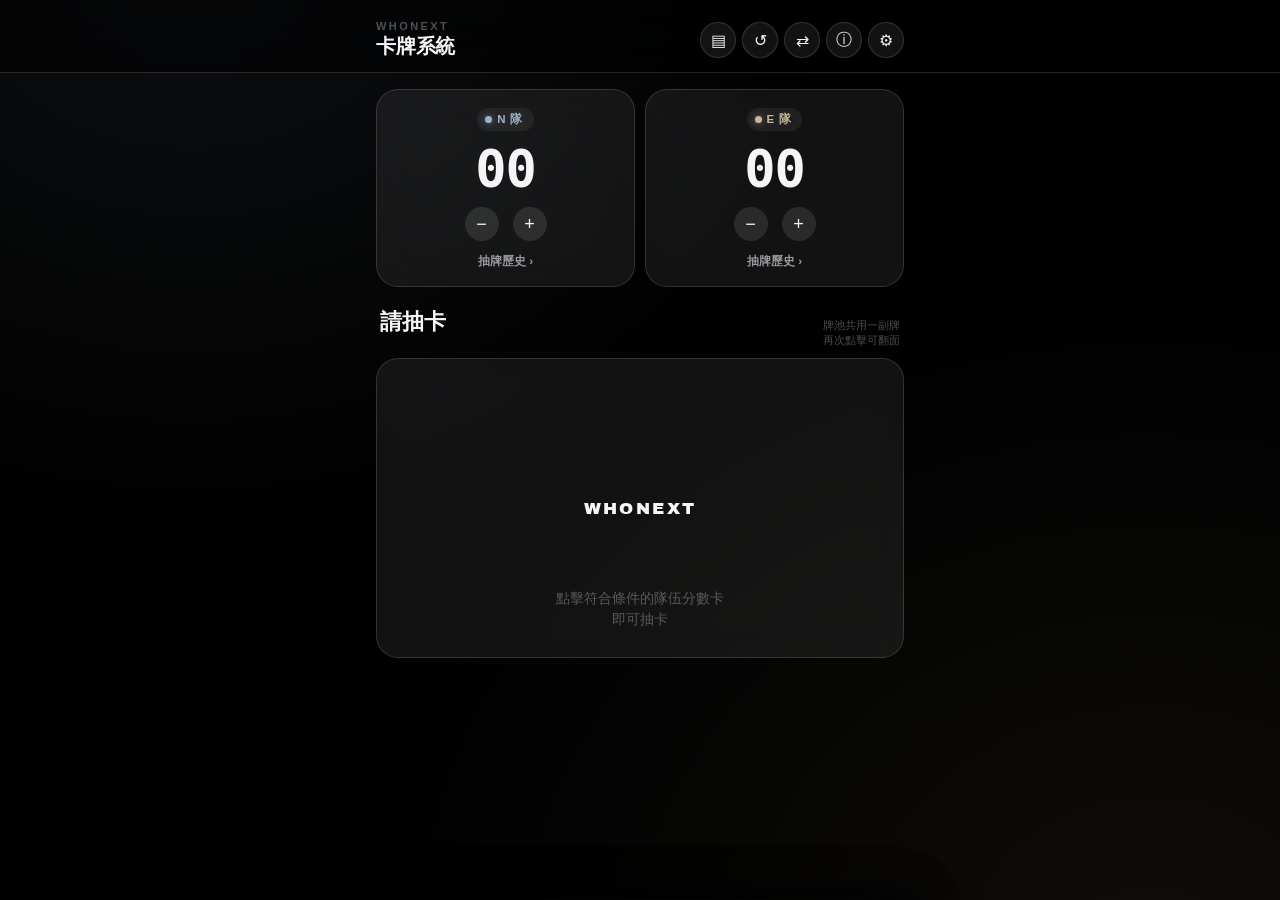
<file: index.html>
<!DOCTYPE html>
<html lang="zh-Hant">
<head>
<meta charset="UTF-8">
<meta name="viewport" content="width=device-width, initial-scale=1.0, viewport-fit=cover">
<title>WHONEXT x 卡牌系統</title>
<link rel="preconnect" href="https://fonts.googleapis.com">
<link href="https://fonts.googleapis.com/css2?family=Archivo+Black&display=swap" rel="stylesheet">
<style>
  :root{
    --n-accent:#9FB3C8; --n-glow:rgba(159,179,200,0.5);
    --e-accent:#C9B79B; --e-glow:rgba(201,183,155,0.5);
    --x-accent:#B9B9BD; --x-glow:rgba(185,185,189,0.5);
    --t-accent:#E9E9E4; --t-glow:rgba(233,233,228,0.5);

    --bg:#000000;
    --card:rgba(255,255,255,0.07);
    --card-strong:rgba(255,255,255,0.13);
    --line:rgba(255,255,255,0.14);
    --label:#F5F5F7;
    --secondary:rgba(235,235,245,0.62);
    --tertiary:rgba(235,235,245,0.32);

    --sf: -apple-system, BlinkMacSystemFont, "PingFang TC", "SF Pro Display", "SF Pro Text", "Helvetica Neue", sans-serif;
    --sf-mono: ui-monospace, "SF Mono", "JetBrains Mono", Menlo, monospace;
  }

  *{ box-sizing:border-box; -webkit-tap-highlight-color:transparent; }
  html,body{ margin:0; padding:0; }
  body{
    background:
      radial-gradient(ellipse at 15% -10%, rgba(159,179,200,0.09), transparent 45%),
      radial-gradient(ellipse at 90% 105%, rgba(201,183,155,0.07), transparent 50%),
      var(--bg);
    color: var(--label);
    font-family: var(--sf);
    min-height:100vh;
    -webkit-font-smoothing:antialiased;
    padding-bottom: max(20px, env(safe-area-inset-bottom));
  }
  button{ font-family:inherit; cursor:pointer; border:none; background:none; color:inherit; }

  .glass{
    background: var(--card);
    backdrop-filter: blur(20px) saturate(160%);
    -webkit-backdrop-filter: blur(20px) saturate(160%);
    border: 1px solid var(--line);
    border-radius: 22px;
  }

  [data-team="N"]{ --ac: var(--n-accent); --gl: var(--n-glow); }
  [data-team="E"]{ --ac: var(--e-accent); --gl: var(--e-glow); }
  [data-team="X"]{ --ac: var(--x-accent); --gl: var(--x-glow); }
  [data-team="T"]{ --ac: var(--t-accent); --gl: var(--t-glow); }

  /* ---------- NAV BAR ---------- */
  .navbar{
    position:sticky; top:0; z-index:30;
    padding-top: max(10px, env(safe-area-inset-top));
    background: rgba(0,0,0,0.55);
    backdrop-filter: blur(20px) saturate(160%);
    -webkit-backdrop-filter: blur(20px) saturate(160%);
    border-bottom: 1px solid var(--line);
  }
  .nav-inner{
    max-width: 560px; margin:0 auto;
    display:flex; align-items:center; justify-content:space-between;
    padding: 10px 16px 12px;
  }
  .nav-title .eyebrow{
    font-size:11px; font-weight:700; letter-spacing:.22em; color:var(--tertiary); text-transform:uppercase;
  }
  .nav-title h1{ margin:1px 0 0; font-size:20px; font-weight:800; letter-spacing:-.01em; }
  .nav-actions{ display:flex; gap:6px; }
  .nav-actions button, .nav-actions a{
    width:36px; height:36px; border-radius:50%;
    background: var(--card);
    border: 1px solid var(--line);
    display:flex; align-items:center; justify-content:center;
    font-size:16px; color: var(--label);
    text-decoration:none;
    transition: background .15s ease;
  }
  .nav-actions button:active, .nav-actions a:active{ background: var(--card-strong); }

  /* ---------- WRAP ---------- */
  .wrap{ max-width: 560px; margin:0 auto; padding: 16px 16px 8px; }

  /* ---------- SCORE ROW ---------- */
  .score-row{ display:flex; gap:10px; margin-bottom:18px; }
  .score-card{
    flex:1; padding: 18px 12px 16px; text-align:center; position:relative; overflow:hidden;
    transition: box-shadow .25s ease;
  }
  .score-card.ready{ box-shadow: 0 0 0 1.5px var(--ac), 0 0 26px var(--gl); }
  .pill{
    display:inline-flex; align-items:center; gap:5px;
    font-size:11.5px; font-weight:700; letter-spacing:.06em; color:var(--ac);
    background: rgba(255,255,255,0.06);
    padding:4px 11px 4px 8px; border-radius:999px; margin-bottom:12px;
  }
  .pill .dot{ width:7px; height:7px; border-radius:50%; background:var(--ac); box-shadow:0 0 6px var(--gl); flex-shrink:0; }
  .pill span.label-txt{ white-space:nowrap; overflow:hidden; text-overflow:ellipsis; max-width:90px; }
  .score-num{
    font-family: var(--sf-mono); font-size: clamp(38px,11vw,52px); font-weight:700; color:var(--label);
    letter-spacing:-.02em; line-height:1; font-variant-numeric: tabular-nums;
  }
  .score-controls{ display:flex; align-items:center; justify-content:center; gap:14px; margin-top:12px; }
  .stepper{
    width:34px; height:34px; border-radius:50%;
    background: rgba(255,255,255,0.10);
    display:flex; align-items:center; justify-content:center;
    font-size:18px; color:var(--label); font-weight:500;
  }
  .stepper:active{ background: rgba(255,255,255,0.18); }
  .history-link{
    margin-top:12px; font-size:11.5px; font-weight:600; color: var(--secondary);
    display:inline-flex; align-items:center; gap:2px;
  }

  /* ---------- POOL ---------- */
  .pool-title{ display:flex; align-items:baseline; justify-content:space-between; padding: 2px 4px 10px; gap:10px; }
  .pool-title-left{ display:flex; align-items:baseline; gap:9px; flex-wrap:wrap; }
  .pool-title h2{ font-size: clamp(19px,4.5vw,22px); font-weight:800; margin:0; letter-spacing:-.01em; }
  .ready-inline{ font-size: clamp(11.5px,2.8vw,13px); font-weight:600; color: var(--ac,var(--n-accent)); white-space:nowrap; }
  .pool-title .hint{ font-size:11px; color:var(--tertiary); text-align:right; }

  .shared-pool{
    min-height: clamp(230px, 46vw, 300px);
    padding: clamp(20px,5vw,30px);
    display:flex; flex-direction:column;
    position:relative; overflow:hidden;
    cursor:pointer;
  }
  .shared-pool.ace{ box-shadow: 0 0 0 1.5px rgba(255,255,255,0.5), 0 0 30px rgba(255,255,255,0.15); }
  .shared-pool.ready{ animation: poolPulse 2.2s ease-in-out infinite; }
  @keyframes poolPulse{
    0%,100%{ box-shadow: 0 0 0 0 rgba(255,255,255,0); }
    50%{ box-shadow: 0 0 0 1.5px rgba(255,255,255,0.35), 0 0 28px rgba(255,255,255,0.16); }
  }
  .shared-pool.flip-in{ animation: flipIn .4s cubic-bezier(.2,.9,.3,1); }
  @keyframes flipIn{
    0%{ transform: scale(.94) rotateX(8deg); opacity:.5; }
    100%{ transform: scale(1) rotateX(0); opacity:1; }
  }

  .pool-logo{
    font-family: 'Archivo Black', var(--sf); font-weight:400; letter-spacing:.14em; color:var(--label);
    font-size: clamp(14px,3.6vw,17px);
    text-transform:uppercase;
    white-space:nowrap;
  }

  .sp-idle{ position:absolute; inset:0; z-index:1; }
  .sp-idle .pool-logo{ position:absolute; top:50%; left:50%; transform:translate(-50%,-50%); }
  .sp-idle .cta{
    position:absolute; left:50%; bottom: clamp(18px,5vw,26px); transform:translateX(-50%);
    font-size: clamp(12px,3vw,13.5px); color:var(--tertiary); text-align:center; line-height:1.55; max-width:260px;
  }

  .sp-covered{ position:absolute; inset:0; z-index:1; }
  .sp-covered .pool-logo{ position:absolute; top:50%; left:50%; transform:translate(-50%,-50%); opacity:.4; }
  .sp-covered .sp-cover-text{
    position:absolute; left:50%; bottom: clamp(18px,5vw,26px); transform:translateX(-50%);
    font-size: clamp(12px,3vw,13.5px); color:var(--tertiary); text-align:center;
  }

  .sp-revealed{ flex:1; display:flex; flex-direction:column; gap: clamp(14px,3.5vw,18px); z-index:1; }
  .sp-top-row{ display:flex; align-items:center; justify-content:space-between; }
  .sp-ring{
    width: clamp(38px,9vw,46px); height: clamp(38px,9vw,46px); border-radius:50%;
    display:flex; align-items:center; justify-content:center;
    border: 1.5px solid var(--ac); color:var(--ac);
    box-shadow: 0 0 14px var(--gl);
    font-family: var(--sf-mono); font-weight:700; font-size: clamp(17px,4vw,20px);
  }
  .sp-badges{ display:flex; gap:8px; }
  .sp-badge{
    font-size: clamp(10.5px,2.6vw,12px); font-weight:700; color:#000; background:#fff;
    padding:5px 12px; border-radius:999px; letter-spacing:.03em; white-space:nowrap;
  }
  .sp-name{ font-size: clamp(21px,5.2vw,28px); font-weight:800; letter-spacing:-.01em; }
  .sp-desc{ font-size: clamp(14.5px,3.6vw,17px); color:var(--secondary); line-height:1.65; }
  .sp-flip-hint{
    margin-top:auto; align-self:flex-end;
    font-size: clamp(10.5px,2.6vw,12px); color:var(--tertiary);
  }

  /* ---------- BOTTOM SHEET ---------- */
  .sheet-scrim{
    position:fixed; inset:0; background: rgba(0,0,0,0.5); z-index:90;
    opacity:0; pointer-events:none; transition: opacity .25s ease;
  }
  .sheet-scrim.open{ opacity:1; pointer-events:auto; }

  .sheet{
    position:fixed; left:0; right:0; bottom:0; z-index:91;
    max-width: 560px; margin: 0 auto;
    background: rgba(20,20,22,0.92);
    backdrop-filter: blur(26px) saturate(180%);
    -webkit-backdrop-filter: blur(26px) saturate(180%);
    border-radius: 24px 24px 0 0;
    border: 1px solid var(--line); border-bottom:none;
    padding: 10px 20px max(22px, env(safe-area-inset-bottom));
    max-height: 78vh; overflow-y:auto;
    transform: translateY(100%);
    transition: transform .32s cubic-bezier(.2,.9,.25,1);
    box-shadow: 0 -10px 40px rgba(0,0,0,0.4);
  }
  .sheet.open{ transform: translateY(0); }
  .sheet .grabber-area{ display:flex; justify-content:center; padding: 6px 0 10px; touch-action:none; cursor:grab; }
  .sheet .grabber{ width:36px; height:5px; border-radius:3px; background: rgba(255,255,255,0.28); }
  .sheet h3{ font-size:19px; font-weight:800; margin:0 0 14px; }

  .setup-hint{ font-size:12.5px; color:var(--secondary); margin-bottom:16px; line-height:1.6; }
  .setup-section-title{ font-size:13px; font-weight:700; color:var(--tertiary); letter-spacing:.05em; margin-bottom:6px; }

  .deck-list{ display:flex; flex-direction:column; gap:8px; }
  .deck-row{
    display:flex; align-items:center; justify-content:space-between; gap:10px;
    padding: 13px 15px;
    background: var(--card); border:1px solid var(--line); border-radius:14px;
    transition: all .15s ease;
  }
  .deck-row.active{ border-color: rgba(255,255,255,0.45); background: rgba(255,255,255,0.11); }
  .deck-row .deck-info{ display:flex; flex-direction:column; gap:2px; }
  .deck-row .deck-name{ font-size:14.5px; font-weight:700; color:var(--label); }
  .deck-row .deck-desc{ font-size:11.5px; color:var(--secondary); line-height:1.4; }
  .deck-row .deck-check{ font-size:17px; color:var(--label); opacity:0; flex-shrink:0; }
  .deck-row.active .deck-check{ opacity:1; }
  .deck-list.locked .deck-row{ opacity:.4; pointer-events:none; }
  .deck-lock-note{ font-size:11.5px; color:#E7A15A; margin-top:8px; display:none; align-items:center; gap:5px; }
  .deck-list.locked + .deck-lock-note{ display:flex; }

  .chip-row{ display:flex; gap:14px; flex-wrap:wrap; }
  .chip{
    width:52px; height:52px; border-radius:50%;
    display:flex; align-items:center; justify-content:center;
    background: var(--card); border:1px solid var(--line);
    font-family: var(--sf-mono); font-weight:700; font-size:19px; color:var(--tertiary);
    transition: all .15s ease;
  }
  .chip.active{
    color: var(--ac); border-color: var(--ac);
    box-shadow: 0 0 14px var(--gl);
    background: rgba(255,255,255,0.1);
  }

  .rules-text{ font-size:14.5px; line-height:1.9; color:var(--label); white-space:pre-line; }

  .hist-item{ display:flex; gap:12px; align-items:flex-start; padding:12px 0; border-bottom:1px solid var(--line); }
  .hist-item:last-child{ border-bottom:none; }
  .hist-ring{
    width:30px; height:30px; border-radius:50%; flex-shrink:0; margin-top:1px;
    display:flex; align-items:center; justify-content:center;
    font-family: var(--sf-mono); font-weight:700; font-size:13.5px;
    border: 1.5px solid var(--ac); color:var(--ac);
  }
  .hist-title{ font-size:15px; font-weight:700; }
  .hist-title .mini-badge{ font-size:10px; font-weight:700; color:var(--secondary); border:1px solid var(--line); border-radius:999px; padding:2px 7px; margin-left:6px; }
  .hist-desc{ font-size:13px; color:var(--secondary); margin-top:3px; line-height:1.55; }
  .hist-meta{ font-size:11.5px; color:var(--tertiary); margin-top:4px; }
  .empty-hist{ font-size:14px; color:var(--secondary); text-align:center; padding:34px 0; }

  .toast{
    position:fixed; bottom: max(24px, env(safe-area-inset-bottom)); left:50%; transform:translateX(-50%) translateY(20px);
    max-width: calc(100vw - 32px);
    background: rgba(30,30,32,0.92);
    backdrop-filter: blur(16px);
    color: var(--label); font-size:13.5px; padding:11px 20px;
    border: 1px solid var(--line);
    border-radius: 999px; opacity:0; transition: all .3s ease; pointer-events:none; z-index:200;
    text-align:center;
  }
  .toast.show{ opacity:1; transform:translateX(-50%) translateY(0); }

  @media (max-width: 380px){
    .score-num{ font-size: clamp(32px,10vw,44px); }
    .score-card{ padding: 14px 8px 14px; }
  }
</style>
</head>
<body>

  <div class="navbar">
    <div class="nav-inner">
      <div class="nav-title">
        <div class="eyebrow">WHONEXT</div>
        <h1>卡牌系統</h1>
      </div>
      <div class="nav-actions">
        <a href="whonext_ig_intro_site.html" target="_blank" rel="noopener" id="btnPromo" aria-label="卡牌系統介紹">▤</a>
        <button id="btnReset" aria-label="全部重置">↺</button>
        <button id="btnSwap" aria-label="交換場地">⇄</button>
        <button id="btnRules" aria-label="規則說明">ⓘ</button>
        <button id="btnSetup" aria-label="賽事設定">⚙︎</button>
      </div>
    </div>
  </div>

  <div class="wrap">
    <div class="score-row">
      <div class="score-card glass" id="scoreCard0" data-team="N">
        <div class="pill"><span class="dot"></span><span class="label-txt" id="teamLabel0">N 隊</span></div>
        <div class="score-num" id="scoreNum0">00</div>
        <div class="score-controls">
          <button class="stepper" data-side="0" data-delta="-1">−</button>
          <button class="stepper" data-side="0" data-delta="1">+</button>
        </div>
        <button class="history-link" data-side="0" id="historyBtn0">抽牌歷史 ›</button>
      </div>
      <div class="score-card glass" id="scoreCard1" data-team="E">
        <div class="pill"><span class="dot"></span><span class="label-txt" id="teamLabel1">E 隊</span></div>
        <div class="score-num" id="scoreNum1">00</div>
        <div class="score-controls">
          <button class="stepper" data-side="1" data-delta="-1">−</button>
          <button class="stepper" data-side="1" data-delta="1">+</button>
        </div>
        <button class="history-link" data-side="1" id="historyBtn1">抽牌歷史 ›</button>
      </div>
    </div>

    <div class="pool-title">
      <div class="pool-title-left">
        <h2>請抽卡</h2>
        <span class="ready-inline" id="poolReadyBadge"></span>
      </div>
      <div class="hint">牌池共用一副牌<br>再次點擊可翻面</div>
    </div>

    <div class="shared-pool glass" id="sharedPool"></div>
  </div>

  <!-- Setup Sheet -->
  <div class="sheet-scrim" id="setupScrim" data-sheet="setup"></div>
  <div class="sheet" id="setupSheet">
    <div class="grabber-area" data-sheet="setup"><div class="grabber"></div></div>
    <h3>賽事設定</h3>

    <div class="setup-section-title">牌組選擇</div>
    <div class="setup-hint" id="deckHint">比賽開始前選定，分數異動後無法再切換。</div>
    <div class="deck-list" id="deckList"></div>
    <div class="deck-lock-note">🔒 比賽已開始，牌組已鎖定，需先全部重置才能切換</div>

    <div class="setup-section-title" style="margin-top:22px;">隊伍設定</div>
    <div class="setup-hint">選擇兩隊（需先取消一隊才能更換）。未選滿兩隊時，對應比分區塊將顯示為未選擇狀態。</div>
    <div class="chip-row" id="chipRow">
      <button class="chip" data-team="N">N</button>
      <button class="chip" data-team="E">E</button>
      <button class="chip" data-team="X">X</button>
      <button class="chip" data-team="T">T</button>
    </div>
  </div>

  <!-- Rules Sheet -->
  <div class="sheet-scrim" id="rulesScrim" data-sheet="rules"></div>
  <div class="sheet" id="rulesSheet">
    <div class="grabber-area" data-sheet="rules"><div class="grabber"></div></div>
    <h3>規則說明</h3>
    <div class="rules-text">
      ・分數每達到 5 的倍數（5、10、15、20）時，達到該隊可抽取一張卡牌。
      ・混雙組合對上男雙組合以5:0開始。
      ・落後對手 10 分以上時，觸發「逆境反擊抽卡」，全場限用一次。
      ・比賽分數25不延長。
      ・卡牌功能包含「即刻生效達到分數後失效」、「持續生效至達到條件後失效」、「隱藏陷阱」
      ・王牌卡需雙方分數皆超過5分才會出現，一般卡機率固定為王牌卡的3倍，落後方抽中王牌卡的機率提升50%。
    </div>
  </div>

  <!-- History Sheet -->
  <div class="sheet-scrim" id="historyScrim" data-sheet="history"></div>
  <div class="sheet" id="historySheet">
    <div class="grabber-area" data-sheet="history"><div class="grabber"></div></div>
    <h3 id="historySheetTitle">抽牌歷史</h3>
    <div id="historyList"></div>
  </div>

  <div class="toast" id="toast"></div>

<script>
  const TEAMS = { N:{name:'N'}, E:{name:'E'}, X:{name:'X'}, T:{name:'T'} };

  const DECK_A_CARDS = [
    { name: "免死金牌", desc: "持有期間可觸發一次，我方主動失誤(出界、掛網)該球不算分，並由我方重新發球。" },
    { name: "區域限制", desc: "持有期間可觸發一次，對手回球落於發球限制區外的話我方得分。" },
    { name: "雙手奉上", desc: "指定對方一名球員，接下來3球必須雙手握拍回球(發球可用單手)。" },
    { name: "霧裡看花", desc: "指定對方一名球員，接下來3球必須遮住一隻眼睛。" },
    { name: "底線牢籠", desc: "指定對方一名球員，接下來3球只能活動於底線區域。" },
    { name: "左右互搏", desc: "指定對方一名球員，接下來3球必須使用非慣用手持拍。" },
    { name: "球桶突襲", desc: "指定對方一名球員，接下來3球必須用羽球桶擊球。"},
    { name: "匹克突襲", desc: "指定對方一名球員，接下來3球必須用匹克球拍擊球。"},
    { name: "廚房禁區", desc: "接下來3球對方球員不可踩入網前廚房區域擊球，違反視同掉分。"},
    { name: "強制平手", desc: "即刻生效，若是我方分數落後於對手，立刻提高分數強制平手(分數高則此卡無效)。", isAce: true },
    { name: "加倍奉還", desc: "即刻生效，我方分數先扣3分，接下來3球我方每得1分算3分。", isAce: true },
    { name: "乘勝追擊", desc: "持有期間可觸發一次，我方連續得2分後，立刻加2分。", isAce: true },
    { name: "劫富濟貧", desc: "持有期間可觸發一次，一旦對手領先，我方分數加2分，且對手扣2分。", isAce: true },
    { name: "歷史重演", desc: "即刻生效，可以指定使用我方歷史牌池的任一卡牌。", isAce: true }
  ];

  function placeholderDeck(prefix, count){
    const normalCount = Math.round(count * 10 / 15); // 同樣維持約 3:1 的一般:王牌比例
    const aceCount = count - normalCount;
    const cards = [];
    for(let i = 1; i <= normalCount; i++){
      cards.push({ name: prefix + '卡 ' + String(i).padStart(2,'0'), desc: '開發中，內容尚未定案。' });
    }
    for(let i = 1; i <= aceCount; i++){
      cards.push({ name: prefix + '王牌 ' + String(i).padStart(2,'0'), desc: '開發中，內容尚未定案。', isAce: true });
    }
    return cards;
  }

  const DECK_B_CARDS = placeholderDeck('陷阱', 15);
  const DECK_C_CARDS = placeholderDeck('道具', 15);

  // 每副牌組的抽卡機率規則各自獨立設定，目前三副數值先設成一樣，
  // 之後要讓某副牌組機率不同，只需要改這裡對應的 rules，不用動抽卡邏輯本身。
  const DECKS = {
    A: {
      id: 'A', name: '標準牌組', desc: '一般規則限制卡＋分數操作王牌卡', cards: DECK_A_CARDS,
      rules: { aceUnlockScore: 5, baseAceProb: 1/4, trailingAceMultiplier: 1.5 }
    },
    B: {
      id: 'B', name: '陷阱卡牌組', desc: '15 張卡，內容開發中', cards: DECK_B_CARDS,
      rules: { aceUnlockScore: 5, baseAceProb: 1/4, trailingAceMultiplier: 1.5 }
    },
    C: {
      id: 'C', name: '道具牌組', desc: '15 張卡，內容開發中', cards: DECK_C_CARDS,
      rules: { aceUnlockScore: 5, baseAceProb: 1/4, trailingAceMultiplier: 1.5 }
    }
  };
  const DECK_ORDER = ['A', 'B', 'C'];
  let currentDeckId = 'A';
  let cardPool = DECKS[currentDeckId].cards;

  let state = {
    teamSlots: ['N', 'E'],
    scores: [0, 0],
    drawnAtScore: [null, null],
    comebackUsed: false,
    history: []
  };

  const $ = id => document.getElementById(id);

  function showToast(msg){
    const t = $('toast');
    t.textContent = msg;
    t.classList.add('show');
    clearTimeout(showToast._tm);
    showToast._tm = setTimeout(()=> t.classList.remove('show'), 2200);
  }

  /* ---------- SHEETS ---------- */
  function openSheet(name){
    $(name+'Scrim').classList.add('open');
    $(name+'Sheet').classList.add('open');
  }
  function closeSheet(name){
    $(name+'Scrim').classList.remove('open');
    $(name+'Sheet').classList.remove('open');
  }
  document.querySelectorAll('.sheet-scrim').forEach(el=>{
    el.addEventListener('click', ()=> closeSheet(el.dataset.sheet));
  });
  // simple drag-to-dismiss on the grabber area
  document.querySelectorAll('.grabber-area').forEach(el=>{
    const name = el.dataset.sheet;
    const sheet = $(name+'Sheet');
    let startY = null, dragging = false;
    function begin(y){ startY = y; dragging = true; sheet.style.transition = 'none'; }
    function move(y){
      if(!dragging) return;
      const dy = Math.max(0, y - startY);
      sheet.style.transform = 'translateY(' + dy + 'px)';
    }
    function end(y){
      if(!dragging) return;
      dragging = false;
      sheet.style.transition = '';
      const dy = Math.max(0, y - startY);
      sheet.style.transform = '';
      if(dy > 90) closeSheet(name);
    }
    el.addEventListener('touchstart', e=> begin(e.touches[0].clientY), {passive:true});
    el.addEventListener('touchmove', e=>{ move(e.touches[0].clientY); }, {passive:true});
    el.addEventListener('touchend', e=> end(e.changedTouches[0].clientY));
    el.addEventListener('mousedown', e=>{ begin(e.clientY); e.preventDefault(); });
    window.addEventListener('mousemove', e=> move(e.clientY));
    window.addEventListener('mouseup', e=> end(e.clientY));
  });

  $('btnSetup').addEventListener('click', ()=> openSheet('setup'));
  $('btnRules').addEventListener('click', ()=> openSheet('rules'));

  /* ---------- TEAM SETUP ---------- */
  function toggleTeam(team){
    const idx = state.teamSlots.indexOf(team);
    if(idx !== -1){
      state.teamSlots[idx] = null;
    } else {
      const emptyIdx = state.teamSlots.indexOf(null);
      if(emptyIdx !== -1){
        state.teamSlots[emptyIdx] = team;
      } else {
        showToast('請先取消一隊，才能選擇新隊伍');
        return;
      }
    }
    render();
  }
  document.querySelectorAll('.chip').forEach(chip=>{
    chip.addEventListener('click', ()=> toggleTeam(chip.dataset.team));
  });

  /* ---------- SCORE ---------- */
  document.querySelectorAll('.stepper').forEach(btn=>{
    btn.addEventListener('click', (e)=>{
      e.stopPropagation();
      const side = Number(btn.dataset.side);
      const delta = Number(btn.dataset.delta);
      let v = state.scores[side] + delta;
      v = Math.max(0, Math.min(99, v));
      state.scores[side] = v;
      render();
    });
  });
  [0,1].forEach(side=>{
    $('scoreCard'+side).addEventListener('click', ()=> attemptDrawForSide(side));
  });

  /* ---------- CARD DRAW ---------- */
  let ACE_CARDS = cardPool.filter(c => c.isAce);
  let NORMAL_CARDS = cardPool.filter(c => !c.isAce);

  function shuffled(arr){
    const a = arr.slice();
    for(let i = a.length - 1; i > 0; i--){
      const j = Math.floor(Math.random() * (i + 1));
      [a[i], a[j]] = [a[j], a[i]];
    }
    return a;
  }
  function freshDeckState(){ return { normal: shuffled(NORMAL_CARDS), ace: shuffled(ACE_CARDS) }; }
  let deckState = freshDeckState();

  function isMatchLocked(){
    return state.scores[0] > 0 || state.scores[1] > 0;
  }

  function setActiveDeck(deckId){
    if(deckId === currentDeckId) return;
    if(isMatchLocked()){
      showToast('比賽已開始，牌組已鎖定，請先全部重置');
      return;
    }
    currentDeckId = deckId;
    cardPool = DECKS[currentDeckId].cards;
    ACE_CARDS = cardPool.filter(c => c.isAce);
    NORMAL_CARDS = cardPool.filter(c => !c.isAce);
    deckState = freshDeckState();
    renderDeckList();
    showToast('已切換為「' + DECKS[currentDeckId].name + '」');
  }

  function renderDeckList(){
    const list = $('deckList');
    const locked = isMatchLocked();
    list.classList.toggle('locked', locked);
    list.innerHTML = DECK_ORDER.map(id=>{
      const d = DECKS[id];
      const active = id === currentDeckId;
      return '<div class="deck-row' + (active ? ' active' : '') + '" data-deck="' + id + '">' +
        '<div class="deck-info"><div class="deck-name">' + d.name + '</div><div class="deck-desc">' + d.desc + '</div></div>' +
        '<div class="deck-check">✓</div>' +
      '</div>';
    }).join('');
    list.querySelectorAll('.deck-row').forEach(row=>{
      row.addEventListener('click', ()=> setActiveDeck(row.dataset.deck));
    });
  }
  renderDeckList();
  function drawFromCategory(pileKey, fullList){
    if(deckState[pileKey].length === 0){ deckState[pileKey] = shuffled(fullList); }
    return deckState[pileKey].pop();
  }

  function pickCardForSide(side){
    const other = side === 0 ? 1 : 0;
    const rules = DECKS[currentDeckId].rules;
    const aceUnlocked = state.scores[0] > rules.aceUnlockScore && state.scores[1] > rules.aceUnlockScore;
    if(!aceUnlocked){ return drawFromCategory('normal', NORMAL_CARDS); }
    const isTrailing = state.scores[side] < state.scores[other];
    const aceProb = isTrailing ? Math.min(1, rules.baseAceProb * rules.trailingAceMultiplier) : rules.baseAceProb;
    if(Math.random() < aceProb){ return drawFromCategory('ace', ACE_CARDS); }
    return drawFromCategory('normal', NORMAL_CARDS);
  }

  function drawForSide(side){
    const score = state.scores[side];
    const eligible = score > 0 && score % 5 === 0 && state.drawnAtScore[side] !== score;
    if(!eligible) return;
    const card = pickCardForSide(side);
    state.drawnAtScore[side] = score;
    revealCard(card, side, false);
  }

  function drawComeback(){
    const diff = state.scores[0] - state.scores[1];
    const losingSide = diff <= -10 ? 0 : (diff >= 10 ? 1 : -1);
    if(losingSide === -1 || state.comebackUsed) return;
    const card = pickCardForSide(losingSide);
    state.comebackUsed = true;
    revealCard(card, losingSide, true);
  }

  let lastCard = null; // { html, ace, team }
  let isCovered = false;

  function revealCard(card, side, isComeback){
    const team = state.teamSlots[side] || null;
    state.history.unshift({ ...card, side, isComeback, team, score0: state.scores[0], score1: state.scores[1] });

    const html =
      '<div class="sp-top-row">' +
        '<div class="sp-ring">' + (team || '–') + '</div>' +
        '<div class="sp-badges">' +
          (card.isAce ? '<div class="sp-badge">王牌</div>' : '') +
          (isComeback ? '<div class="sp-badge">逆境反擊</div>' : '') +
        '</div>' +
      '</div>' +
      '<div class="sp-name">' + card.name + '</div>' +
      '<div class="sp-desc">' + card.desc + '</div>' +
      '<div class="sp-flip-hint">點擊牌池可翻面 ›</div>';

    lastCard = { html, ace: !!card.isAce, team };
    isCovered = false;
    renderSharedPool();
    render();
  }

  function renderSharedPool(){
    const el = $('sharedPool');
    el.classList.remove('flip-in');

    if(!lastCard){
      el.classList.remove('ace');
      el.removeAttribute('data-team');
      el.innerHTML =
        '<div class="sp-idle">' +
          '<div class="pool-logo">WHONEXT</div>' +
          '<div class="cta">點擊符合條件的隊伍分數卡<br>即可抽卡</div>' +
        '</div>';
    } else if(isCovered){
      el.classList.remove('ace');
      el.dataset.team = lastCard.team || '';
      el.innerHTML =
        '<div class="sp-covered">' +
          '<div class="pool-logo">WHONEXT</div>' +
          '<div class="sp-cover-text">卡牌已蓋牌・再次點擊查看</div>' +
        '</div>';
    } else {
      el.classList.toggle('ace', lastCard.ace);
      el.dataset.team = lastCard.team || '';
      el.innerHTML = '<div class="sp-revealed">' + lastCard.html + '</div>';
    }

    void el.offsetWidth;
    el.classList.add('flip-in');
  }

  $('sharedPool').addEventListener('click', ()=>{
    if(lastCard){ isCovered = !isCovered; renderSharedPool(); return; }
    const eligible = [0,1].filter(s => isSideEligible(s) || isComebackEligibleForSide(s));
    if(eligible.length === 1){ attemptDrawForSide(eligible[0]); }
    else if(eligible.length > 1){ showToast('兩隊都符合條件，請點擊該隊的分數卡抽卡'); }
    else { showToast('目前尚未達成抽卡條件'); }
  });

  function isSideEligible(side){
    const score = state.scores[side];
    return !!state.teamSlots[side] && score > 0 && score % 5 === 0 && state.drawnAtScore[side] !== score;
  }
  function getComebackSide(){
    const diff = state.scores[0] - state.scores[1];
    return diff <= -10 ? 0 : (diff >= 10 ? 1 : -1);
  }
  function isComebackEligibleForSide(side){
    return getComebackSide() === side && !!state.teamSlots[side] && !state.comebackUsed;
  }
  function attemptDrawForSide(side){
    if(isSideEligible(side)){ drawForSide(side); return; }
    if(isComebackEligibleForSide(side)){ drawComeback(); return; }
    showToast('目前尚未達成抽卡條件');
  }

  /* ---------- TOP CONTROLS ---------- */
  $('btnReset').addEventListener('click', ()=>{
    state = { teamSlots:['N','E'], scores:[0,0], drawnAtScore:[null,null], comebackUsed:false, history:[] };
    deckState = freshDeckState();
    lastCard = null; isCovered = false;
    renderSharedPool();
    render();
    showToast('已全部重置');
  });

  $('btnSwap').addEventListener('click', ()=>{
    state.teamSlots.reverse();
    state.scores.reverse();
    state.drawnAtScore.reverse();
    state.history.forEach(h=>{ h.side = h.side === 0 ? 1 : 0; });
    render();
    showToast('已交換場地');
  });

  [0,1].forEach(side=>{
    $('historyBtn'+side).addEventListener('click', (e)=>{
      e.stopPropagation();
      renderHistory(side);
      openSheet('history');
    });
  });

  /* ---------- RENDER ---------- */
  function render(){
    document.querySelectorAll('.chip').forEach(chip=>{
      const t = chip.dataset.team;
      chip.classList.toggle('active', state.teamSlots.includes(t));
    });

    $('deckList').classList.toggle('locked', isMatchLocked());

    let anyReady = false;
    const readyTeams = [];

    for(let side=0; side<2; side++){
      const team = state.teamSlots[side] || null;
      const card = $('scoreCard'+side);
      const label = team ? (team + ' 隊') : ('TEAM ' + (side===0?'A':'B') + ' · 未選擇');

      card.dataset.team = team || '–';
      $('teamLabel'+side).textContent = label;
      $('scoreNum'+side).textContent = String(state.scores[side]).padStart(2,'0');

      const milestoneEligible = isSideEligible(side);
      const comebackEligible = isComebackEligibleForSide(side);
      const canDraw = milestoneEligible || comebackEligible;
      if(canDraw){ anyReady = true; if(team) readyTeams.push(team); }
      card.classList.toggle('ready', canDraw);
    }

    const badge = $('poolReadyBadge');
    if(readyTeams.length){
      badge.dataset.team = readyTeams[0];
      badge.textContent = '✦ ' + readyTeams.join('・') + ' 隊符合條件，可抽卡';
    } else {
      badge.removeAttribute('data-team');
      badge.textContent = '';
    }

    $('sharedPool').classList.toggle('ready', !lastCard && anyReady);
  }

  function renderHistory(side){
    const list = $('historyList');
    const team = state.teamSlots[side];
    $('historySheetTitle').textContent = team ? (team + ' 隊抽牌歷史') : ('TEAM ' + (side===0?'A':'B') + ' 抽牌歷史');

    const items = state.history.filter(h => h.side === side);
    if(items.length === 0){
      list.innerHTML = '<div class="empty-hist">尚無抽牌紀錄</div>';
      return;
    }
    list.innerHTML = items.map(h=>{
      return '<div class="history-item hist-item" data-team="' + (h.team||'') + '">' +
        '<span class="hist-ring">' + (h.team || '–') + '</span>' +
        '<div>' +
          '<div class="hist-title">' + h.name + (h.isAce ? '<span class="mini-badge">王牌</span>' : '') + (h.isComeback ? '<span class="mini-badge">逆境反擊</span>' : '') + '</div>' +
          '<div class="hist-desc">' + h.desc + '</div>' +
          '<div class="hist-meta">當時比分　' + h.score0 + ' : ' + h.score1 + '</div>' +
        '</div>' +
      '</div>';
    }).join('');
  }

  renderSharedPool();
  render();
</script>
</body>
</html>
</file>
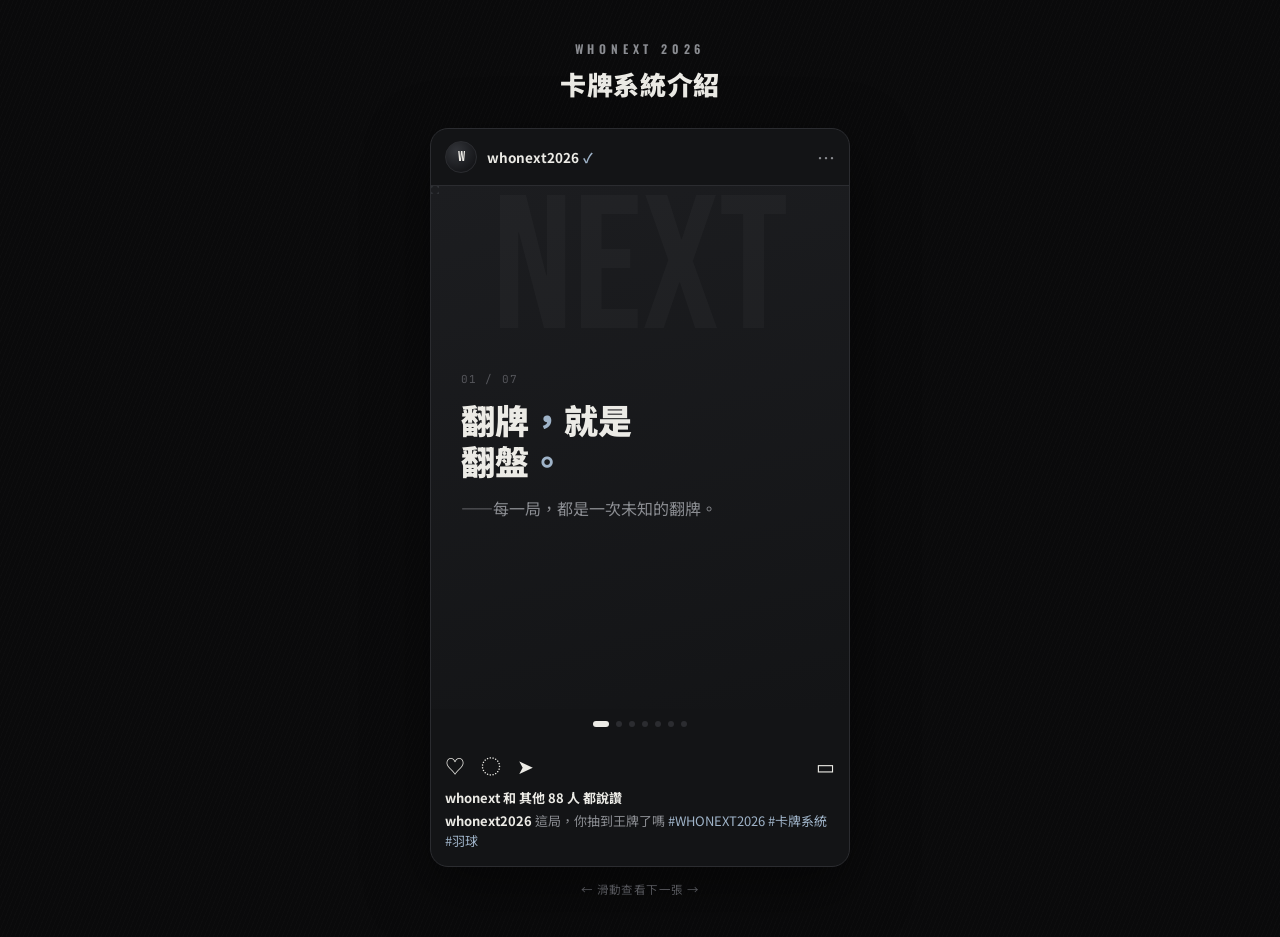
<file: whonext_ig_intro_site.html>
<!DOCTYPE html>
<html lang="zh-Hant">
<head>
<meta charset="UTF-8">
<meta name="viewport" content="width=device-width, initial-scale=1.0, viewport-fit=cover">
<title>WHONEXT x 卡牌系統</title>
<link rel="preconnect" href="https://fonts.googleapis.com">
<link href="https://fonts.googleapis.com/css2?family=Bebas+Neue&family=Oswald:wght@400;500;600;700&family=Noto+Sans+TC:wght@400;500;700;900&family=JetBrains+Mono:wght@400;500;700;800&display=swap" rel="stylesheet">
<style>
  :root{
    --bg:#0A0A0B;
    --panel-1:#1C1D20;
    --panel-2:#131416;
    --line:#2B2C30;
    --line-soft:rgba(255,255,255,0.06);
    --ink:#ECEBE6;
    --ink-soft:#8B8D92;
    --ink-faint:#55565B;

    --n-accent:#9FB3C8; --n-glow:rgba(159,179,200,0.45);
    --e-accent:#C9B79B; --e-glow:rgba(201,183,155,0.45);
    --x-accent:#B9B9BD; --x-glow:rgba(185,185,189,0.45);
    --t-accent:#E9E9E4; --t-glow:rgba(233,233,228,0.45);
  }
  *{ box-sizing:border-box; }
  html,body{ margin:0; padding:0; }
  body{
    font-family:'Noto Sans TC', sans-serif;
    color:var(--ink);
    background:
      repeating-linear-gradient(112deg, rgba(255,255,255,0.012) 0px, rgba(255,255,255,0.012) 1px, transparent 1px, transparent 4px),
      var(--bg);
    min-height:100vh;
    display:flex; flex-direction:column; align-items:center;
    padding: clamp(16px,4vw,40px) 0;
  }

  /* ---------- HEADER ---------- */
  .page-head{ text-align:center; margin-bottom: clamp(16px,4vw,26px); padding:0 16px; }
  .page-head .eyebrow{
    font-family:'Oswald', sans-serif; font-weight:600; font-size:12px; letter-spacing:.4em;
    color:var(--ink-soft); text-transform:uppercase;
  }
  .page-head h1{ font-size: clamp(20px,5vw,26px); font-weight:900; margin:8px 0 0; letter-spacing:.02em; }
  .page-head .sub{ font-size:13px; color:var(--ink-soft); margin-top:6px; }

  /* ---------- LIKE-BAR (mimics IG post chrome for context) ---------- */
  .ig-frame{
    width: min(420px, 92vw);
    border-radius: 18px;
    overflow:hidden;
    border:1px solid var(--line);
    background: var(--panel-2);
    box-shadow: 0 20px 60px rgba(0,0,0,0.5);
  }
  .ig-top{
    display:flex; align-items:center; gap:10px;
    padding: 12px 14px;
    border-bottom:1px solid var(--line);
  }
  .ig-avatar{
    width:32px; height:32px; border-radius:50%;
    background: radial-gradient(circle at 35% 30%, #33353A, #16171A 72%);
    border:1px solid var(--line);
    display:flex; align-items:center; justify-content:center;
    font-family:'Bebas Neue', sans-serif; font-size:13px; color:var(--ink);
  }
  .ig-top .uname{ font-size:13.5px; font-weight:700; }
  .ig-top .uname .badge{ color:var(--n-accent); margin-left:4px; }
  .ig-top .more{ margin-left:auto; color:var(--ink-soft); font-size:18px; }

  /* ---------- CAROUSEL ---------- */
  .carousel-wrap{ position:relative; }
  .carousel{
    display:flex; overflow-x:auto; scroll-snap-type:x mandatory;
    -webkit-overflow-scrolling:touch;
    scrollbar-width:none;
  }
  .carousel::-webkit-scrollbar{ display:none; }
  .slide{
    flex:0 0 100%; scroll-snap-align:start;
    aspect-ratio: 4 / 5;
    position:relative; overflow:hidden;
    display:flex; flex-direction:column; justify-content:center;
    padding: 34px 30px;
    background:
      radial-gradient(circle at 16px 16px, #6E7075 0%, #2A2C30 58%, transparent 60%),
      radial-gradient(circle at calc(100% - 16px) 16px, #6E7075 0%, #2A2C30 58%, transparent 60%),
      radial-gradient(circle at 16px calc(100% - 16px), #6E7075 0%, #2A2C30 58%, transparent 60%),
      radial-gradient(circle at calc(100% - 16px) calc(100% - 16px), #6E7075 0%, #2A2C30 58%, transparent 60%),
      linear-gradient(165deg, #1c1d20 0%, #131416 100%);
    background-repeat:no-repeat;
    background-size: 8px 8px, 8px 8px, 8px 8px, 8px 8px, 100% 100%;
  }
  .slide .bg-watermark{
    position:absolute; top:-10px; left:50%; transform:translateX(-50%);
    font-family:'Bebas Neue', sans-serif; font-size:190px; line-height:1;
    color: rgba(255,255,255,0.028); white-space:nowrap; pointer-events:none; z-index:0;
  }
  .slide > *{ position:relative; z-index:1; }

  .slide-idx{
    font-family:'JetBrains Mono', monospace; font-size:11px; color:var(--ink-faint);
    letter-spacing:.1em; margin-bottom:14px;
  }
  .slide-eyebrow{
    font-size:13px; color:var(--ink-soft); letter-spacing:.04em; margin: -6px 0 16px;
  }
  .slide h2{
    font-size: clamp(26px,7vw,34px); font-weight:900; line-height:1.2; margin:0 0 14px; letter-spacing:.01em;
  }
  .slide h2 .accent{ color:var(--n-accent); }
  .slide p{ font-size: clamp(14px,3.6vw,16px); color:var(--ink-soft); line-height:1.7; margin:0; }

  .badge-mini{
    display:inline-flex; align-items:center; gap:8px;
    padding:8px 16px; border-radius:999px;
    border:1.5px solid var(--line);
    background: rgba(255,255,255,0.04);
    font-size:13px; font-weight:700; margin-top:20px; width:fit-content;
  }
  .badge-mini .dot{ width:8px; height:8px; border-radius:50%; }

  /* mini card mock inside slide */
  .mini-card{
    margin-top:22px;
    border-radius:16px; border:1.5px solid var(--line);
    background: linear-gradient(160deg,#202124,#131416);
    padding: 20px 22px;
    display:flex; align-items:center; gap:18px;
    box-shadow: 0 0 0 1.5px rgba(255,255,255,0.25) inset, 0 0 30px rgba(255,255,255,0.08);
  }
  .mini-ring{
    width:52px; height:52px; border-radius:50%; flex-shrink:0;
    display:flex; align-items:center; justify-content:center;
    font-family:'Bebas Neue', sans-serif; font-size:22px;
    border:2px solid var(--n-accent); color:var(--n-accent); box-shadow:0 0 18px var(--n-glow);
  }
  .mini-card .mc-name{ font-weight:900; font-size:17px; margin-bottom:4px; }
  .mini-card .mc-desc{ font-size:12.5px; color:var(--ink-soft); line-height:1.5; }
  .mc-tag{
    display:inline-block; font-size:10px; font-weight:700; color:#0A0A0B;
    background: linear-gradient(160deg,#F2F2F0,#B7B8BB);
    padding:3px 10px; border-radius:999px; margin-bottom:6px;
  }

  /* team grid slide */
  .team-grid{ display:grid; grid-template-columns:1fr 1fr; gap:12px; margin-top:22px; }
  .team-card{
    border-radius:14px; border:1.5px solid var(--line); background: rgba(255,255,255,0.03);
    padding:16px; display:flex; align-items:center; gap:12px;
  }
  .team-card .letter{
    width:38px; height:38px; border-radius:50%; flex-shrink:0;
    display:flex; align-items:center; justify-content:center;
    font-family:'Bebas Neue', sans-serif; font-size:18px;
  }
  .team-card[data-t="N"] .letter{ color:var(--n-accent); border:2px solid var(--n-accent); box-shadow:0 0 14px var(--n-glow); }
  .team-card[data-t="E"] .letter{ color:var(--e-accent); border:2px solid var(--e-accent); box-shadow:0 0 14px var(--e-glow); }
  .team-card[data-t="X"] .letter{ color:var(--x-accent); border:2px solid var(--x-accent); box-shadow:0 0 14px var(--x-glow); }
  .team-card[data-t="T"] .letter{ color:var(--t-accent); border:2px solid var(--t-accent); box-shadow:0 0 14px var(--t-glow); }
  .team-card .tname{ font-size:12px; color:var(--ink-soft); letter-spacing:.05em; }

  /* CTA slide */
  .cta-slide{ align-items:center; text-align:center; }
  .cta-btn{
    margin-top:26px; display:inline-flex; align-items:center; gap:8px;
    padding:16px 34px; border-radius:999px;
    background: var(--ink); color:#0A0A0B;
    font-weight:800; font-size:15px; letter-spacing:.03em;
  }

  /* ---------- IG action bar ---------- */
  .ig-actions{ display:flex; align-items:center; gap:16px; padding: 12px 14px 6px; font-size:20px; }
  .ig-actions .spacer{ margin-left:auto; }
  .ig-likes{ padding: 2px 14px 4px; font-size:13px; font-weight:700; }
  .ig-caption{ padding: 0 14px 14px; font-size:13px; line-height:1.6; color:var(--ink-soft); }
  .ig-caption b{ color:var(--ink); font-weight:700; }
  .ig-caption .tag{ color:var(--n-accent); }

  /* ---------- DOTS ---------- */
  .dots{ display:flex; justify-content:center; gap:7px; padding: 12px 0; }
  .dot{ width:6px; height:6px; border-radius:50%; background: var(--line); transition: all .2s ease; }
  .dot.active{ background: var(--ink); width:16px; border-radius:4px; }

  .swipe-tip{ text-align:center; font-size:11.5px; color:var(--ink-faint); margin-top:14px; letter-spacing:.03em; }
</style>
</head>
<body>

  <div class="page-head">
    <div class="eyebrow">WHONEXT 2026</div>
    <h1>卡牌系統介紹</h1>
  </div>

  <div class="ig-frame">
    <div class="ig-top">
      <div class="ig-avatar">W</div>
      <div class="uname">whonext2026<span class="badge">✓</span></div>
      <div class="more">⋯</div>
    </div>

    <div class="carousel-wrap">
      <div class="carousel" id="carousel">

        <!-- Slide 1: Hero -->
        <div class="slide">
          <div class="bg-watermark">NEXT</div>
          <div class="slide-idx">01 / 07</div>
          <h2>翻牌<span class="accent">，</span>就是<br>翻盤<span class="accent">。</span></h2>
          <p>——每一局，都是一次未知的翻牌。</p>
        </div>

        <!-- Slide 2: Props -->
        <div class="slide">
          <div class="slide-idx">02 / 07</div>
          <h2>道具<span class="accent">，</span>意想不到的武器</h2>
          <p>球筒、寶特瓶、拖鞋——你的下一支球拍，可能長得完全不像球拍。</p>
          <div class="mini-card">
            <div class="mini-ring">N</div>
            <div>
              <div class="mc-name">拖鞋突襲</div>
              <div class="mc-desc">指定對方一名球員，接下來3球必須用拖鞋擊球。</div>
            </div>
          </div>
        </div>

        <!-- Slide 3: Ace probability -->
        <div class="slide">
          <div class="slide-idx">03 / 07</div>
          <h2>王牌<span class="accent">，</span>不是隨便出現</h2>
          <p>——分數真的領先夠多嗎？</p>
          <div class="mini-card">
            <div class="mini-ring" style="border-color:#fff;color:#fff;box-shadow:0 0 18px rgba(255,255,255,0.4);">★</div>
            <div>
              <span class="mc-tag">王牌</span>
              <div class="mc-name">強制平手</div>
              <div class="mc-desc">分數落後時，立刻強制平手。</div>
            </div>
          </div>
        </div>

        <!-- Slide 4: Comeback -->
        <div class="slide">
          <div class="slide-idx">04 / 07</div>
          <h2>落後<span class="accent">，</span>不代表出局</h2>
          <p>——全場僅有的絕地反擊。</p>
          <div class="badge-mini"><span class="dot" style="background:var(--e-accent);box-shadow:0 0 8px var(--e-glow);"></span>逆境反擊 · 全場限用一次</div>
        </div>

        <!-- Slide 5: Trap / prop decks -->
        <div class="slide">
          <div class="slide-idx">05 / 07</div>
          <h2>不只一種<br>牌組玩法</h2>
          <p>——選好牌組的那一刻，就是戰術的開始。</p>
        </div>

        <!-- Slide 6: Teams -->
        <div class="slide">
          <div class="slide-idx">06 / 07</div>
          <h2>N・E・X・T<br>四隊登場</h2>
          <p>鋼、鎳、銀、鉑——四種金屬、四種性格，你會是哪一隊？</p>
          <div class="team-grid">
            <div class="team-card" data-t="N"><div class="letter">N</div><div class="tname">鋼<br>STEEL</div></div>
            <div class="team-card" data-t="E"><div class="letter">E</div><div class="tname">鎳<br>NICKEL</div></div>
            <div class="team-card" data-t="X"><div class="letter">X</div><div class="tname">銀<br>SILVER</div></div>
            <div class="team-card" data-t="T"><div class="letter">T</div><div class="tname">鉑<br>PLATINUM</div></div>
          </div>
        </div>

        <!-- Slide 7: CTA -->
        <div class="slide cta-slide">
          <div class="bg-watermark">NEXT</div>
          <div class="slide-idx">07 / 07</div>
          <h2>準備好了嗎<span class="accent">？</span></h2>
          <p>——牌池已經洗好了。剩下的，就看你敢不敢翻。</p>
          <div class="cta-btn">開始比賽 →</div>
        </div>

      </div>

      <div class="dots" id="dots"></div>
    </div>

    <div class="ig-actions">
      <span>♡</span><span>◌</span><span>➤</span>
      <span class="spacer">▭</span>
    </div>
    <div class="ig-likes">whonext 和 其他 88 人 都說讚</div>
    <div class="ig-caption"><b>whonext2026</b> 這局，你抽到王牌了嗎 <span class="tag">#WHONEXT2026</span> <span class="tag">#卡牌系統</span> <span class="tag">#羽球</span></div>
  </div>

  <div class="swipe-tip">← 滑動查看下一張 →</div>

<script>
  const carousel = document.getElementById('carousel');
  const slides = carousel.querySelectorAll('.slide');
  const dotsWrap = document.getElementById('dots');

  slides.forEach((_, i)=>{
    const d = document.createElement('div');
    d.className = 'dot' + (i === 0 ? ' active' : '');
    dotsWrap.appendChild(d);
  });
  const dots = dotsWrap.querySelectorAll('.dot');

  carousel.addEventListener('scroll', ()=>{
    const idx = Math.round(carousel.scrollLeft / carousel.clientWidth);
    dots.forEach((d,i)=> d.classList.toggle('active', i === idx));
  });
</script>
</body>
</html>
</file>
